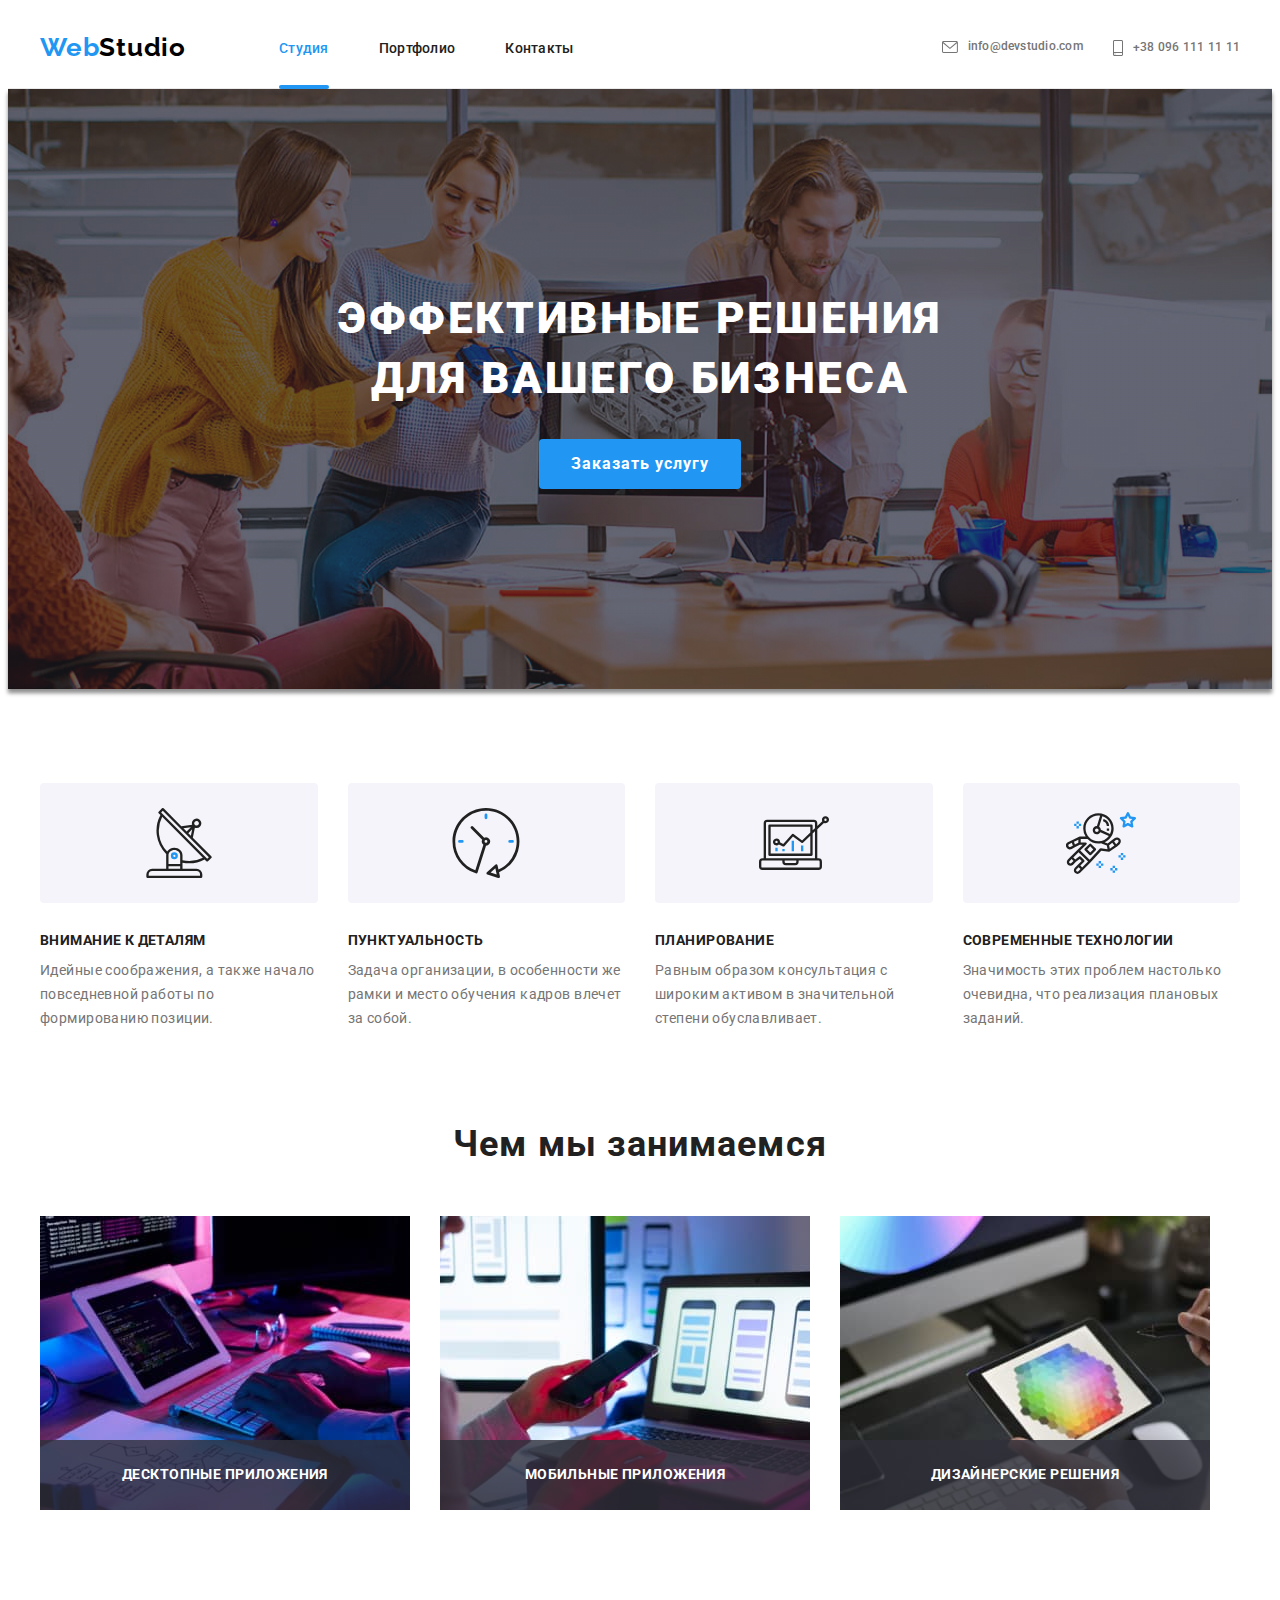
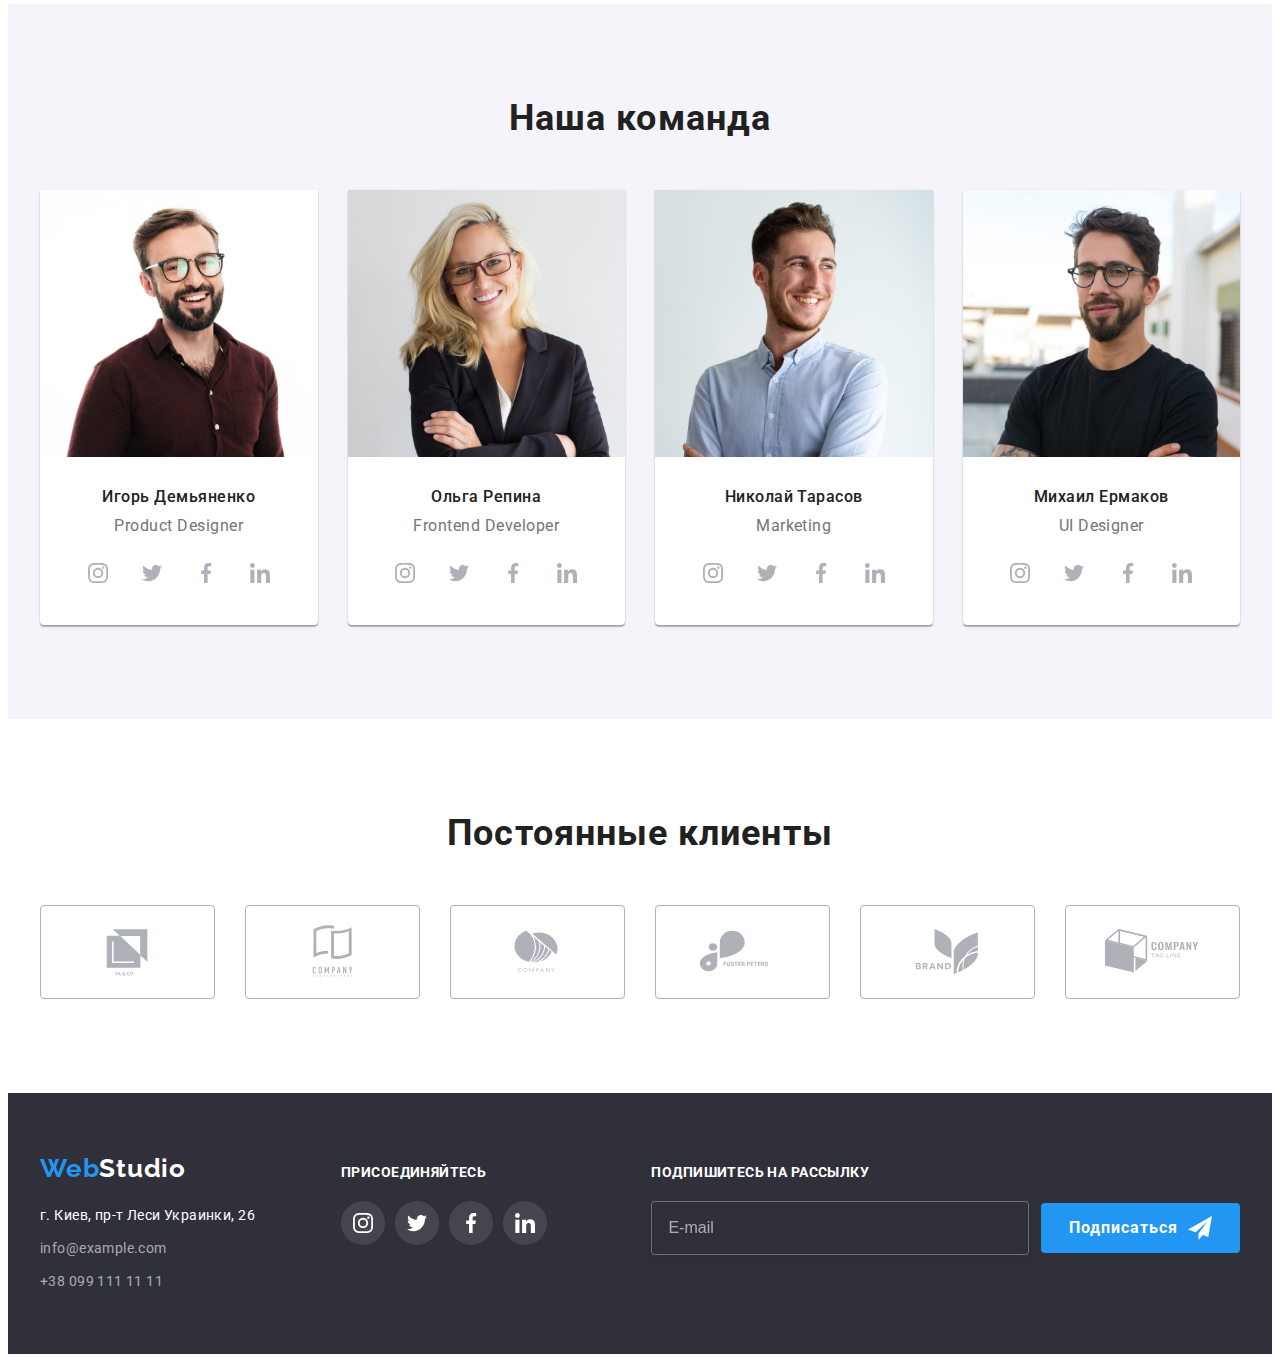
<file: index.html>
<!DOCTYPE html>
<html lang="ru">
  <head>
    <meta charset="UTF-8" />
    <meta http-equiv="X-UA-Compatible" content="IE=edge" />
    <meta name="viewport" content="width=device-width, initial-scale=1.0" />
    <link
      rel="stylesheet"
      href="https://cdnjs.cloudflare.com/ajax/libs/modern-normalize/1.1.0/modern-normalize.min.css"
      integrity="sha512-wpPYUAdjBVSE4KJnH1VR1HeZfpl1ub8YT/NKx4PuQ5NmX2tKuGu6U/JRp5y+Y8XG2tV+wKQpNHVUX03MfMFn9Q=="
      crossorigin="anonymous"
      referrerpolicy="no-referrer"
    />
    <link rel="stylesheet" href="./css/main.min.css" />
    <link rel="preconnect" href="https://fonts.googleapis.com" />
    <link rel="preconnect" href="https://fonts.gstatic.com" crossorigin />
    <link
      href="https://fonts.googleapis.com/css2?family=Raleway:wght@700&family=Roboto:wght@400;500;700;900&display=swap"
      rel="stylesheet"
    />
    <title>Студия</title>
  </head>

  <body>
    <header class="header">
      <div class="container">
        <a lang="en" href="./index.html" class="logo logo--black link"
          ><span class="logo__accent">Web</span>Studio</a
        >
        <button type="button" class="mob-menu-btn">
          <svg class="menu-icon" width="40" height="40">
            <use href="./images/icons.svg#icon-menu"></use>
          </svg>
        </button>
        <nav class="nav">
          <ul class="menu-list list">
            <li class="menu-list__item">
              <a href="./index.html" class="menu-list__link link current">Студия</a>
            </li>
            <li class="menu-list__item">
              <a href="./portfolio.html" class="menu-list__link link">Портфолио</a>
            </li>
            <li class="menu-list__item"><a href="" class="menu-list__link link">Контакты</a></li>
          </ul>
        </nav>

        <ul class="contacts list">
          <li class="contacts__item">
            <a href="mailto:info@devstudio.com" class="contacts__link link"
              ><svg class="contacts__icon" width="16" height="12">
                <use href="./images/icons.svg#icon-mail"></use></svg
              >info@devstudio.com</a
            >
          </li>
          <li class="contacts__item">
            <a href="tel:+380961111111" class="contacts__link link">
              <svg class="contacts__icon" width="10" height="16">
                <use href="./images/icons.svg#icon-smartphone"></use></svg
              >+38 096 111 11 11</a
            >
          </li>
        </ul>
      </div>
      <div class="mob-menu is-hidden">
        <div class="container">
          <button type="button" class="mob-menu-close">
            <svg class="mob-menu-icon" width="40" height="40">
              <use href="./images/icons.svg#icon-mob-close"></use>
            </svg>
          </button>
          <nav class="nav-mob">
            <ul class="mob-list list">
              <li class="mob-list__item">
                <a href="./index.html" class="mob-list__link link current-mob">Студия</a>
              </li>
              <li class="mob-list__item">
                <a href="./portfolio.html" class="mob-list__link link">Портфолио</a>
              </li>
              <li class="mob-list__item"><a href="" class="mob-list__link link">Контакты</a></li>
            </ul>
          </nav>
          <div class="mob-contacts">
            <ul class="mob-contacts__list list">
              <li class="mob-contacts__item">
                <a href="tel:+380961111111" class="mob-contacts__phone link"> +38 096 111 11 11</a>
              </li>
              <li class="mob-contacts__item">
                <a href="mailto:info@devstudio.com" class="mob-contacts__mail link"
                  >info@devstudio.com</a
                >
              </li>
            </ul>
            <ul class="mob-links list">
              <li class="mob-links__item">
                <a href="" class="mob-links__link link">Instagram</a>
              </li>
              <li class="mob-links__item">
                <a href="" class="mob-links__link link">Twitter</a>
              </li>
              <li class="mob-links__item">
                <a href="" class="mob-links__link link">Facebook</a>
              </li>
              <li class="mob-links__item">
                <a href="" class="mob-links__link link">LinkedIn</a>
              </li>
            </ul>
          </div>
        </div>
      </div>
    </header>

    <main>
      <!-- Секция герой -->

      <section class="hero">
        <div class="container">
          <h1 class="hero__title">Эффективные решения для вашего бизнеса</h1>
          <button type="button" class="btn hero__btn" data-modal-open>Заказать услугу</button>
        </div>
      </section>

      <!-- Секция особенностей -->

      <section class="features section">
        <div class="container">
          <h2 class="features__title title visually-hidden">Наши особенности</h2>
          <ul class="features-list list">
            <li class="features-list__item">
              <div class="features-list__wrap">
                <svg class="features-list__icon" width="70" height="70">
                  <use href="./images/icons.svg#icon-antenna"></use>
                </svg>
              </div>
              <h3 class="features-list__titles">Внимание к деталям</h3>
              <p class="features-list__text">
                Идейные соображения, а также начало повседневной работы по формированию позиции.
              </p>
            </li>
            <li class="features-list__item">
              <div class="features-list__wrap">
                <svg class="features-list__icon" width="70" height="70">
                  <use href="./images/icons.svg#icon-clock"></use>
                </svg>
              </div>
              <h3 class="features-list__titles">Пунктуальность</h3>
              <p class="features-list__text">
                Задача организации, в особенности же рамки и место обучения кадров влечет за собой.
              </p>
            </li>
            <li class="features-list__item">
              <div class="features-list__wrap">
                <svg class="features-list__icon" width="70" height="70">
                  <use href="./images/icons.svg#icon-diagram"></use>
                </svg>
              </div>
              <h3 class="features-list__titles">Планирование</h3>
              <p class="features-list__text">
                Равным образом консультация с широким активом в значительной степени обуславливает.
              </p>
            </li>
            <li class="features-list__item">
              <div class="features-list__wrap">
                <svg class="features-list__icon" width="70" height="70">
                  <use href="./images/icons.svg#icon-astronaut"></use>
                </svg>
              </div>
              <h3 class="features-list__titles">Современные технологии</h3>
              <p class="features-list__text">
                Значимость этих проблем настолько очевидна, что реализация плановых заданий.
              </p>
            </li>
          </ul>
        </div>
      </section>

      <!-- Секция чем занимаемся -->

      <section class="work section">
        <div class="container">
          <h2 class="work__title title">Чем мы занимаемся</h2>
          <ul class="work-list list">
            <li class="work-list__item">
              <img src="./images/img1.jpg" alt="Десктопные приложения" width="370" />
              <p class="work-list__cover">Десктопные приложения</p>
            </li>
            <li class="work-list__item">
              <img src="./images/img2.jpg" alt="Мобильные приложения" width="370" />
              <p class="work-list__cover">Мобильные приложения</p>
            </li>
            <li class="work-list__item">
              <img src="./images/img3.jpg" alt="Дизайнерские решения" width="370" />
              <p class="work-list__cover">Дизайнерские решения</p>
            </li>
          </ul>
        </div>
      </section>

      <!-- Секция команды -->

      <section class="team section">
        <div class="container">
          <h2 class="team__title title">Наша команда</h2>
          <ul class="team-list list">
            <li class="team-list__item">
              <picture>
                <source
                  srcset="./images/photo1.jpg 1x, ./images/photo1@2x.jpg 2x"
                  media="(min-width:1200px)"
                />
                <source
                  srcset="./images/photo1-tab.jpg 1x, ./images/photo1-tab@2x.jpg 2x"
                  media="(min-width:768px)"
                />
                <source
                  srcset="./images/photo1-mob.jpg 1x, ./images/photo1-mob@2x.jpg 2x"
                  media="(max-width:767px)"
                />
                <img src="./images/photo1-mob.jpg" alt="Дизайнер продукта" />
              </picture>

              <p class="team-list__names">Игорь Демьяненко</p>
              <p lang="en" class="team-list__function">Product Designer</p>
              <ul class="soc-list list">
                <li class="soc-list__item">
                  <a href="" class="soc-list__link">
                    <svg class="soc-list__icon" width="20" height="20">
                      <use href="./images/icons.svg#icon-instagram"></use>
                    </svg>
                  </a>
                </li>
                <li class="soc-list__item">
                  <a href="" class="soc-list__link">
                    <svg class="soc-list__icon" width="20" height="20">
                      <use href="./images/icons.svg#icon-twitter"></use>
                    </svg>
                  </a>
                </li>
                <li class="soc-list__item">
                  <a href="" class="soc-list__link">
                    <svg class="soc-list__icon" width="20" height="20">
                      <use href="./images/icons.svg#icon-facebook"></use>
                    </svg>
                  </a>
                </li>
                <li class="soc-list__item">
                  <a href="" class="soc-list__link">
                    <svg class="soc-list__icon" width="20" height="20">
                      <use href="./images/icons.svg#icon-linkedin"></use>
                    </svg>
                  </a>
                </li>
              </ul>
            </li>
            <li class="team-list__item">
              <picture>
                <source
                  srcset="./images/photo2.jpg 1x, ./images/photo2@2x.jpg 2x"
                  media="(min-width:1200px)"
                />
                <source
                  srcset="./images/photo2-tab.jpg 1x, ./images/photo2-tab@2x.jpg 2x"
                  media="(min-width:768px)"
                />
                <source
                  srcset="./images/photo2-mob.jpg 1x, ./images/photo2-mob@2x.jpg 2x"
                  media="(max-width:767px)"
                />
                <img src="./images/photo2-mob.jpg" alt="Фронтенд разработчик" />
              </picture>
              <p class="team-list__names">Ольга Репина</p>
              <p lang="en" class="team-list__function">Frontend Developer</p>
              <ul class="soc-list list">
                <li class="soc-list__item">
                  <a href="" class="soc-list__link">
                    <svg class="soc-list__icon" width="20" height="20">
                      <use href="./images/icons.svg#icon-instagram"></use>
                    </svg>
                  </a>
                </li>
                <li class="soc-list__item">
                  <a href="" class="soc-list__link">
                    <svg class="soc-list__icon" width="20" height="20">
                      <use href="./images/icons.svg#icon-twitter"></use>
                    </svg>
                  </a>
                </li>
                <li class="soc-list__item">
                  <a href="" class="soc-list__link">
                    <svg class="soc-list__icon" width="20" height="20">
                      <use href="./images/icons.svg#icon-facebook"></use>
                    </svg>
                  </a>
                </li>
                <li class="soc-list__item">
                  <a href="" class="soc-list__link">
                    <svg class="soc-list__icon" width="20" height="20">
                      <use href="./images/icons.svg#icon-linkedin"></use>
                    </svg>
                  </a>
                </li>
              </ul>
            </li>
            <li class="team-list__item">
              <picture>
                <source
                  srcset="./images/photo3.jpg 1x, ./images/photo3@2x.jpg 2x"
                  media="(min-width:1200px)"
                />
                <source
                  srcset="./images/photo3-tab.jpg 1x, ./images/photo3-tab@2x.jpg 2x"
                  media="(min-width:768px)"
                />
                <source
                  srcset="./images/photo3-mob.jpg 1x, ./images/photo3-mob@2x.jpg 2x"
                  media="(max-width:767px)"
                />
                <img src="./images/photo3-mob.jpg" alt="Маркетинг" />
              </picture>
              <p class="team-list__names">Николай Тарасов</p>
              <p lang="en" class="team-list__function">Marketing</p>
              <ul class="soc-list list">
                <li class="soc-list__item">
                  <a href="" class="soc-list__link">
                    <svg class="soc-list__icon" width="20" height="20">
                      <use href="./images/icons.svg#icon-instagram"></use>
                    </svg>
                  </a>
                </li>
                <li class="soc-list__item">
                  <a href="" class="soc-list__link">
                    <svg class="soc-list__icon" width="20" height="20">
                      <use href="./images/icons.svg#icon-twitter"></use>
                    </svg>
                  </a>
                </li>
                <li class="soc-list__item">
                  <a href="" class="soc-list__link">
                    <svg class="soc-list__icon" width="20" height="20">
                      <use href="./images/icons.svg#icon-facebook"></use>
                    </svg>
                  </a>
                </li>
                <li class="soc-list__item">
                  <a href="" class="soc-list__link">
                    <svg class="soc-list__icon" width="20" height="20">
                      <use href="./images/icons.svg#icon-linkedin"></use>
                    </svg>
                  </a>
                </li>
              </ul>
            </li>
            <li class="team-list__item">
              <picture>
                <source
                  srcset="./images/photo4.jpg 1x, ./images/photo4@2x.jpg 2x"
                  media="(min-width:1200px)"
                />
                <source
                  srcset="./images/photo4-tab.jpg 1x, ./images/photo4-tab@2x.jpg 2x"
                  media="(min-width:768px)"
                />
                <source
                  srcset="./images/photo4-mob.jpg 1x, ./images/photo4-mob@2x.jpg 2x"
                  media="(max-width:767px)"
                />
                <img src="./images/photo4-mob.jpg" alt="Дизайнер пользовательского интерфейса" />
              </picture>
              <p class="team-list__names">Михаил Ермаков</p>
              <p lang="en" class="team-list__function">UI Designer</p>
              <ul class="soc-list list">
                <li class="soc-list__item">
                  <a href="" class="soc-list__link">
                    <svg class="soc-list__icon" width="20" height="20">
                      <use href="./images/icons.svg#icon-instagram"></use>
                    </svg>
                  </a>
                </li>
                <li class="soc-list__item">
                  <a href="" class="soc-list__link">
                    <svg class="soc-list__icon" width="20" height="20">
                      <use href="./images/icons.svg#icon-twitter"></use>
                    </svg>
                  </a>
                </li>
                <li class="soc-list__item">
                  <a href="" class="soc-list__link">
                    <svg class="soc-list__icon" width="20" height="20">
                      <use href="./images/icons.svg#icon-facebook"></use>
                    </svg>
                  </a>
                </li>
                <li class="soc-list__item">
                  <a href="" class="soc-list__link">
                    <svg class="soc-list__icon" width="20" height="20">
                      <use href="./images/icons.svg#icon-linkedin"></use>
                    </svg>
                  </a>
                </li>
              </ul>
            </li>
          </ul>
        </div>
      </section>

      <!-- Секция клиентов -->

      <section class="clients section">
        <div class="container">
          <h2 class="clients__title title">Постоянные клиенты</h2>
          <ul class="clients-list list">
            <li class="clients-list__item">
              <a href="" class="clients-list__link">
                <svg class="clients-list__icon" width="106" height="60">
                  <use href="./images/icons.svg#icon-company1"></use>
                </svg>
              </a>
            </li>
            <li class="clients-list__item">
              <a href="" class="clients-list__link">
                <svg class="clients-list__icon" width="106" height="60">
                  <use href="./images/icons.svg#icon-company2"></use>
                </svg>
              </a>
            </li>
            <li class="clients-list__item">
              <a href="" class="clients-list__link">
                <svg class="clients-list__icon" width="106" height="60">
                  <use href="./images/icons.svg#icon-company3"></use>
                </svg>
              </a>
            </li>
            <li class="clients-list__item">
              <a href="" class="clients-list__link">
                <svg class="clients-list__icon" width="106" height="60">
                  <use href="./images/icons.svg#icon-company4"></use>
                </svg>
              </a>
            </li>
            <li class="clients-list__item">
              <a href="" class="clients-list__link">
                <svg class="clients-list__icon" width="106" height="60">
                  <use href="./images/icons.svg#icon-company5"></use>
                </svg>
              </a>
            </li>
            <li class="clients-list__item">
              <a href="" class="clients-list__link">
                <svg class="clients-list__icon" width="106" height="60">
                  <use href="./images/icons.svg#icon-company6"></use>
                </svg>
              </a>
            </li>
          </ul>
        </div>
      </section>
    </main>

    <footer class="footer">
      <div class="container footer-flex">
        <div class="footer-contacts">
          <div class="footer-adress-wrap">
            <a lang="en" href="./index.html" class="logo logo--white link">
              <span class="logo__accent">Web</span>Studio</a
            >
            <address class="adress">
              <ul class="adress-list list">
                <li class="adress-list__item">
                  <a href="" class="adress-list__link adress-list__link--white link"
                    >г. Киев, пр-т Леси Украинки, 26</a
                  >
                </li>
                <li class="adress-list__item">
                  <a
                    href="mailto:info@example.com"
                    class="adress-list__link adress-list__link--grey link"
                    >info@example.com</a
                  >
                </li>
                <li class="adress-list__item">
                  <a href="tel:+380991111111" class="adress-list__link adress-list__link--grey link"
                    >+38 099 111 11 11</a
                  >
                </li>
              </ul>
            </address>
          </div>
          <div class="footer-join">
            <p class="footer-join__action action">присоединяйтесь</p>
            <ul class="join-list list">
              <li class="join-list__item">
                <a href="" class="join-list__link">
                  <svg class="join-list__icon" width="20" height="20">
                    <use href="./images/icons.svg#icon-instagram"></use>
                  </svg>
                </a>
              </li>
              <li class="join-list__item">
                <a href="" class="join-list__link">
                  <svg class="join-list__icon" width="20" height="20">
                    <use href="./images/icons.svg#icon-twitter"></use>
                  </svg>
                </a>
              </li>
              <li class="join-list__item">
                <a href="" class="join-list__link">
                  <svg class="join-list__icon" width="20" height="20">
                    <use href="./images/icons.svg#icon-facebook"></use>
                  </svg>
                </a>
              </li>
              <li class="join-list__item">
                <a href="" class="join-list__link">
                  <svg class="join-list__icon" width="20" height="20">
                    <use href="./images/icons.svg#icon-linkedin"></use>
                  </svg>
                </a>
              </li>
            </ul>
          </div>
        </div>
        <div class="subscribe-modal">
          <p class="subscribe-modal__action action">Подпишитесь на рассылку</p>
          <div class="subscribe-field">
            <form class="subscribe-form">
              <div class="subscribe-form__wrap">
                <input
                  type="email"
                  name="email"
                  class="subscribe-form__input"
                  placeholder="E-mail"
                />
                <button type="submit" class="subscribe-form__btn btn">
                  Подписаться
                  <svg class="subscribe-form__icon" width="24" height="24">
                    <use href="./images/icons.svg#icon-icon-send"></use>
                  </svg>
                </button>
              </div>
            </form>
          </div>
        </div>
      </div>
    </footer>

    <div class="backdrop is-hidden" data-modal>
      <div class="modal">
        <button type="button" class="modal-close" data-modal-close>
          <svg class="modal-close-icon" width="18" height="18">
            <use href="./images/icons.svg#icon-close"></use>
          </svg>
        </button>
        <p class="modal-title">Оставьте свои данные, мы вам перезвоним</p>
        <form class="modal-form">
          <div class="modal-field">
            <label for="name" class="modal-label">Имя</label>
            <div class="modal-input-wrap">
              <input type="text" name="name" id="name" class="modal-input" required />
              <svg class="modal-input-icon" width="18" height="18">
                <use href="./images/icons.svg#icon-modal-person"></use>
              </svg>
            </div>
          </div>
          <div class="modal-field">
            <label for="tel" class="modal-label">Телефон</label>
            <div class="modal-input-wrap">
              <input type="tel" name="tel" id="tel" class="modal-input" required />
              <svg class="modal-input-icon" width="18" height="18">
                <use href="./images/icons.svg#icon-modal-phone"></use>
              </svg>
            </div>
          </div>
          <div class="modal-field">
            <label for="mail" class="modal-label">Почта</label>
            <div class="modal-input-wrap">
              <input type="email" name="mail" id="mail" class="modal-input" required />
              <svg class="modal-input-icon" width="18" height="18">
                <use href="./images/icons.svg#icon-modal-email"></use>
              </svg>
            </div>
          </div>
          <div class="modal-field">
            <label for="feedback" class="modal-label">Комментарий</label>
            <textarea
              name="feedback"
              id="feedback"
              placeholder="Введите текст"
              class="modal-feedback"
            ></textarea>
          </div>
          <div class="modal-field-policy">
            <input
              type="checkbox"
              name="policy"
              id="policy"
              class="modal-input-policy visually-hidden"
              required
            />
            <label for="policy" class="modal-label-policy">
              <span
                >Соглашаюсь с рассылкой и принимаю&nbsp;<a href="" class="policy-link"
                  >Условия договора</a
                ></span
              >
            </label>
          </div>
          <button type="submit" class="btn modal-btn">Отправить</button>
        </form>
      </div>
    </div>
    <script src="./js/modal.js"></script>
    <script src="./js/menu.js"></script>
  </body>
</html>
</file>
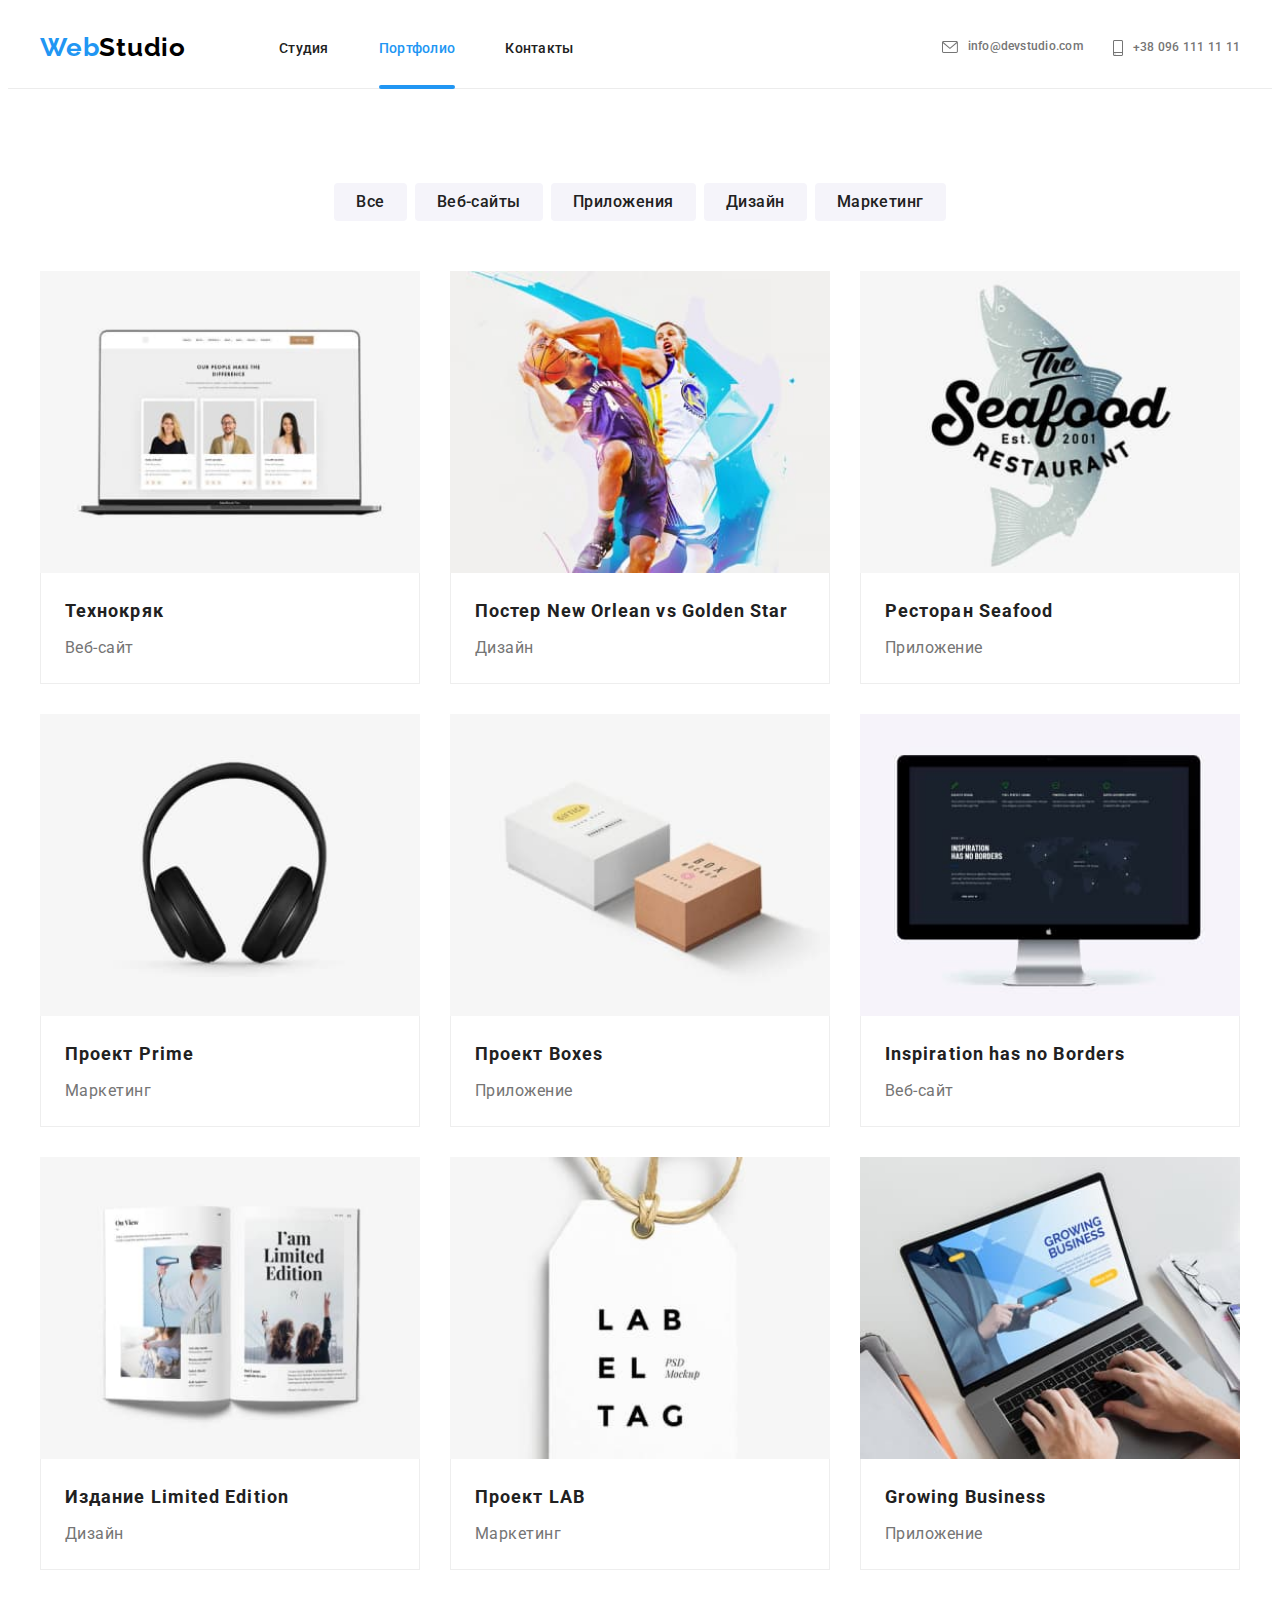
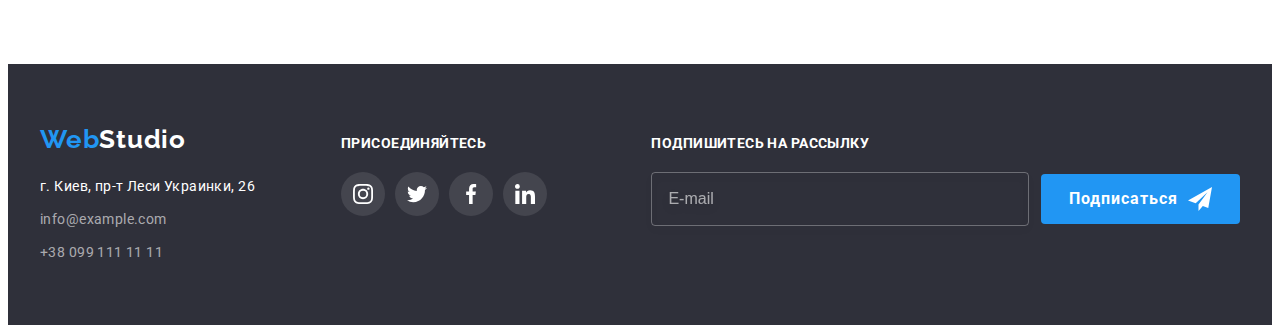
<file: portfolio.html>
<!DOCTYPE html>
<html lang="ru">
  <head>
    <meta charset="UTF-8" />
    <meta http-equiv="X-UA-Compatible" content="IE=edge" />
    <meta name="viewport" content="width=device-width, initial-scale=1.0" />
    <link
      rel="stylesheet"
      href="https://cdnjs.cloudflare.com/ajax/libs/modern-normalize/1.1.0/modern-normalize.min.css"
      integrity="sha512-wpPYUAdjBVSE4KJnH1VR1HeZfpl1ub8YT/NKx4PuQ5NmX2tKuGu6U/JRp5y+Y8XG2tV+wKQpNHVUX03MfMFn9Q=="
      crossorigin="anonymous"
      referrerpolicy="no-referrer"
    />
    <link rel="stylesheet" href="./css/main.min.css" />
    <link rel="preconnect" href="https://fonts.googleapis.com" />
    <link rel="preconnect" href="https://fonts.gstatic.com" crossorigin />
    <link
      href="https://fonts.googleapis.com/css2?family=Raleway:wght@700&family=Roboto:wght@400;500;700;900&display=swap"
      rel="stylesheet"
    />
    <title>Студия</title>
  </head>
  <body>
    <header class="header">
      <div class="container">
        <a lang="en" href="./index.html" class="logo logo--black link"
          ><span class="logo__accent">Web</span>Studio</a
        >
        <button type="button" class="mob-menu-btn">
          <svg class="menu-icon" width="40" height="40">
            <use href="./images/icons.svg#icon-menu"></use>
          </svg>
        </button>
        <nav class="nav">
          <ul class="menu-list list">
            <li class="menu-list__item">
              <a href="./index.html" class="menu-list__link link">Студия</a>
            </li>
            <li class="menu-list__item">
              <a href="./portfolio.html" class="menu-list__link link current">Портфолио</a>
            </li>
            <li class="menu-list__item"><a href="" class="menu-list__link link">Контакты</a></li>
          </ul>
        </nav>

        <ul class="contacts list">
          <li class="contacts__item">
            <a href="mailto:info@devstudio.com" class="contacts__link link"
              ><svg class="contacts__icon" width="16" height="12">
                <use href="./images/icons.svg#icon-mail"></use></svg
              >info@devstudio.com</a
            >
          </li>
          <li class="contacts__item">
            <a href="tel:+380961111111" class="contacts__link link">
              <svg class="contacts__icon" width="10" height="16">
                <use href="./images/icons.svg#icon-smartphone"></use></svg
              >+38 096 111 11 11</a
            >
          </li>
        </ul>
      </div>
      <div class="mob-menu is-hidden">
        <div class="container">
          <button type="button" class="mob-menu-close">
            <svg class="mob-menu-icon" width="40" height="40">
              <use href="./images/icons.svg#icon-mob-close"></use>
            </svg>
          </button>
          <nav class="nav-mob">
            <ul class="mob-list list">
              <li class="mob-list__item">
                <a href="./index.html" class="mob-list__link link">Студия</a>
              </li>
              <li class="mob-list__item">
                <a href="./portfolio.html" class="mob-list__link link current-mob">Портфолио</a>
              </li>
              <li class="mob-list__item"><a href="" class="mob-list__link link">Контакты</a></li>
            </ul>
          </nav>
          <div class="mob-contacts">
            <ul class="mob-contacts__list list">
              <li class="mob-contacts__item">
                <a href="tel:+380961111111" class="mob-contacts__phone link"> +38 096 111 11 11</a>
              </li>
              <li class="mob-contacts__item">
                <a href="mailto:info@devstudio.com" class="mob-contacts__mail link"
                  >info@devstudio.com</a
                >
              </li>
            </ul>
            <ul class="mob-links list">
              <li class="mob-links__item">
                <a href="" class="mob-links__link link">Instagram</a>
              </li>
              <li class="mob-links__item">
                <a href="" class="mob-links__link link">Twitter</a>
              </li>
              <li class="mob-links__item">
                <a href="" class="mob-links__link link">Facebook</a>
              </li>
              <li class="mob-links__item">
                <a href="" class="mob-links__link link">LinkedIn</a>
              </li>
            </ul>
          </div>
        </div>
      </div>
    </header>

    <main>
      <section class="portfolio-section section">
        <div class="container">
          <h2 class="portfolio-title visually-hidden">Наши работы</h2>
          <ul class="portfolio-list list">
            <li class="portfolio-btn-item">
              <button type="button" class="portfolio-btn">Все</button>
            </li>
            <li class="portfolio-btn-item">
              <button type="button" class="portfolio-btn">Веб-сайты</button>
            </li>
            <li class="portfolio-btn-item">
              <button type="button" class="portfolio-btn">Приложения</button>
            </li>
            <li class="portfolio-btn-item">
              <button type="button" class="portfolio-btn">Дизайн</button>
            </li>
            <li class="portfolio-btn-item">
              <button type="button" class="portfolio-btn">Маркетинг</button>
            </li>
          </ul>

          <ul class="portfolio-examples-list list">
            <li class="portfolio-examples-item">
              <a href="" class="portfolio-link link">
                <div class="examples-wrapper">
                  <picture>
                    <source
                      srcset="./images-portfolio/img1.jpg 1x, ./images-portfolio/img1@2x.jpg 2x"
                      media="(min-width:1200px)"
                    />
                    <source
                      srcset="
                        ./images-portfolio/img1-tab.jpg    1x,
                        ./images-portfolio/img1-tab@2x.jpg 2x
                      "
                      media="(min-width:768px)"
                    />
                    <source
                      srcset="
                        ./images-portfolio/img1-mob.jpg    1x,
                        ./images-portfolio/img1-mob@2x.jpg 2x
                      "
                      media="(max-width:767px)"
                    />
                    <img src="./images-portfolio/img1-mob.jpg" alt="Пример веб-сайта" />
                  </picture>
                  <p class="examples-cover-text">
                    Ресурс предлагает комплексные предложения с разным уровнем функционала и
                    сервисов. Все это позволит посетителю получить исчерпывающие сведения о компании
                    или частном лице.
                  </p>
                </div>
                <div class="portfolio-examles-content">
                  <p class="portfolio-examples-name">Технокряк</p>
                  <p class="portfolio-examples-type">Веб-сайт</p>
                </div>
              </a>
            </li>
            <li class="portfolio-examples-item">
              <a href="" class="portfolio-link link">
                <div class="examples-wrapper">
                  <picture>
                    <source
                      srcset="./images-portfolio/img2.jpg 1x, ./images-portfolio/img2@2x.jpg 2x"
                      media="(min-width:1200px)"
                    />
                    <source
                      srcset="
                        ./images-portfolio/img2-tab.jpg    1x,
                        ./images-portfolio/img2-tab@2x.jpg 2x
                      "
                      media="(min-width:768px)"
                    />
                    <source
                      srcset="
                        ./images-portfolio/img2-mob.jpg    1x,
                        ./images-portfolio/img2-mob@2x.jpg 2x
                      "
                      media="(max-width:767px)"
                    />
                    <img src="./images-portfolio/img2-mob.jpg" alt="Дизайн постера" />
                  </picture>

                  <p class="examples-cover-text">
                    Ресурс предлагает комплексные предложения с разным уровнем функционала и
                    сервисов. Все это позволит посетителю получить исчерпывающие сведения о компании
                    или частном лице.
                  </p>
                </div>
                <div class="portfolio-examles-content">
                  <p class="portfolio-examples-name">Постер New Orlean vs Golden Star</p>
                  <p class="portfolio-examples-type">Дизайн</p>
                </div>
              </a>
            </li>
            <li class="portfolio-examples-item">
              <a href="" class="portfolio-link link">
                <div class="examples-wrapper">
                  <picture>
                    <source
                      srcset="./images-portfolio/img3.jpg 1x, ./images-portfolio/img3@2x.jpg 2x"
                      media="(min-width:1200px)"
                    />
                    <source
                      srcset="
                        ./images-portfolio/img3-tab.jpg    1x,
                        ./images-portfolio/img3-tab@2x.jpg 2x
                      "
                      media="(min-width:768px)"
                    />
                    <source
                      srcset="
                        ./images-portfolio/img3-mob.jpg    1x,
                        ./images-portfolio/img3-mob@2x.jpg 2x
                      "
                      media="(max-width:767px)"
                    />
                    <img src="./images-portfolio/img3-mob.jpg" alt="Лого приложения" />
                  </picture>
                  <p class="examples-cover-text">
                    Ресурс предлагает комплексные предложения с разным уровнем функционала и
                    сервисов. Все это позволит посетителю получить исчерпывающие сведения о компании
                    или частном лице.
                  </p>
                </div>
                <div class="portfolio-examles-content">
                  <p class="portfolio-examples-name">Ресторан Seafood</p>
                  <p class="portfolio-examples-type">Приложение</p>
                </div>
              </a>
            </li>
            <li class="portfolio-examples-item">
              <a href="" class="portfolio-link link">
                <div class="examples-wrapper">
                  <picture>
                    <source
                      srcset="./images-portfolio/img4.jpg 1x, ./images-portfolio/img4@2x.jpg 2x"
                      media="(min-width:1200px)"
                    />
                    <source
                      srcset="
                        ./images-portfolio/img4-tab.jpg    1x,
                        ./images-portfolio/img4-tab@2x.jpg 2x
                      "
                      media="(min-width:768px)"
                    />
                    <source
                      srcset="
                        ./images-portfolio/img4-mob.jpg    1x,
                        ./images-portfolio/img4-mob@2x.jpg 2x
                      "
                      media="(max-width:767px)"
                    />
                    <img src="./images-portfolio/img4-mob.jpg" alt="Наушники" />
                  </picture>
                  <p class="examples-cover-text">
                    Ресурс предлагает комплексные предложения с разным уровнем функционала и
                    сервисов. Все это позволит посетителю получить исчерпывающие сведения о компании
                    или частном лице.
                  </p>
                </div>
                <div class="portfolio-examles-content">
                  <p class="portfolio-examples-name">Проект Prime</p>
                  <p class="portfolio-examples-type">Маркетинг</p>
                </div>
              </a>
            </li>
            <li class="portfolio-examples-item">
              <a href="" class="portfolio-link link">
                <div class="examples-wrapper">
                  <picture>
                    <source
                      srcset="./images-portfolio/img5.jpg 1x, ./images-portfolio/img5@2x.jpg 2x"
                      media="(min-width:1200px)"
                    />
                    <source
                      srcset="
                        ./images-portfolio/img5-tab.jpg    1x,
                        ./images-portfolio/img5-tab@2x.jpg 2x
                      "
                      media="(min-width:768px)"
                    />
                    <source
                      srcset="
                        ./images-portfolio/img5-mob.jpg    1x,
                        ./images-portfolio/img5-mob@2x.jpg 2x
                      "
                      media="(max-width:767px)"
                    />
                    <img src="./images-portfolio/img5-mob.jpg" alt="Проект приложения" />
                  </picture>
                  <p class="examples-cover-text">
                    Ресурс предлагает комплексные предложения с разным уровнем функционала и
                    сервисов. Все это позволит посетителю получить исчерпывающие сведения о компании
                    или частном лице.
                  </p>
                </div>
                <div class="portfolio-examles-content">
                  <p class="portfolio-examples-name">Проект Boxes</p>
                  <p class="portfolio-examples-type">Приложение</p>
                </div>
              </a>
            </li>
            <li class="portfolio-examples-item">
              <a href="" class="portfolio-link link">
                <div class="examples-wrapper">
                  <picture>
                    <source
                      srcset="./images-portfolio/img6.jpg 1x, ./images-portfolio/img6@2x.jpg 2x"
                      media="(min-width:1200px)"
                    />
                    <source
                      srcset="
                        ./images-portfolio/img6-tab.jpg    1x,
                        ./images-portfolio/img6-tab@2x.jpg 2x
                      "
                      media="(min-width:768px)"
                    />
                    <source
                      srcset="
                        ./images-portfolio/img6-mob.jpg    1x,
                        ./images-portfolio/img6-mob@2x.jpg 2x
                      "
                      media="(max-width:767px)"
                    />
                    <img src="./images-portfolio/img6-mob.jpg" alt="Пример веб-сайта" />
                  </picture>
                  <p class="examples-cover-text">
                    Ресурс предлагает комплексные предложения с разным уровнем функционала и
                    сервисов. Все это позволит посетителю получить исчерпывающие сведения о компании
                    или частном лице.
                  </p>
                </div>
                <div class="portfolio-examles-content">
                  <p class="portfolio-examples-name">Inspiration has no Borders</p>
                  <p class="portfolio-examples-type">Веб-сайт</p>
                </div>
              </a>
            </li>
            <li class="portfolio-examples-item">
              <a href="" class="portfolio-link link">
                <div class="examples-wrapper">
                  <picture>
                    <source
                      srcset="./images-portfolio/img7.jpg 1x, ./images-portfolio/img7@2x.jpg 2x"
                      media="(min-width:1200px)"
                    />
                    <source
                      srcset="
                        ./images-portfolio/img7-tab.jpg    1x,
                        ./images-portfolio/img7-tab@2x.jpg 2x
                      "
                      media="(min-width:768px)"
                    />
                    <source
                      srcset="
                        ./images-portfolio/img7-mob.jpg    1x,
                        ./images-portfolio/img7-mob@2x.jpg 2x
                      "
                      media="(max-width:767px)"
                    />
                    <img src="./images-portfolio/img7-mob.jpg" alt="Дизайнн издания" />
                  </picture>
                  <p class="examples-cover-text">
                    Ресурс предлагает комплексные предложения с разным уровнем функционала и
                    сервисов. Все это позволит посетителю получить исчерпывающие сведения о компании
                    или частном лице.
                  </p>
                </div>
                <div class="portfolio-examles-content">
                  <p class="portfolio-examples-name">Издание Limited Edition</p>
                  <p class="portfolio-examples-type">Дизайн</p>
                </div>
              </a>
            </li>
            <li class="portfolio-examples-item">
              <a href="" class="portfolio-link link">
                <div class="examples-wrapper">
                  <picture>
                    <source
                      srcset="./images-portfolio/img8.jpg 1x, ./images-portfolio/img8@2x.jpg 2x"
                      media="(min-width:1200px)"
                    />
                    <source
                      srcset="
                        ./images-portfolio/img8-tab.jpg    1x,
                        ./images-portfolio/img8-tab@2x.jpg 2x
                      "
                      media="(min-width:768px)"
                    />
                    <source
                      srcset="
                        ./images-portfolio/img8-mob.jpg    1x,
                        ./images-portfolio/img8-mob@2x.jpg 2x
                      "
                      media="(max-width:767px)"
                    />
                    <img src="./images-portfolio/img8-mob.jpg" alt="Маркетинг проекта" />
                  </picture>
                  <p class="examples-cover-text">
                    Ресурс предлагает комплексные предложения с разным уровнем функционала и
                    сервисов. Все это позволит посетителю получить исчерпывающие сведения о компании
                    или частном лице.
                  </p>
                </div>
                <div class="portfolio-examles-content">
                  <p class="portfolio-examples-name">Проект LAB</p>
                  <p class="portfolio-examples-type">Маркетинг</p>
                </div>
              </a>
            </li>
            <li class="portfolio-examples-item">
              <a href="" class="portfolio-link link">
                <div class="examples-wrapper">
                  <picture>
                    <source
                      srcset="./images-portfolio/img9.jpg 1x, ./images-portfolio/img9@2x.jpg 2x"
                      media="(min-width:1200px)"
                    />
                    <source
                      srcset="
                        ./images-portfolio/img9-tab.jpg    1x,
                        ./images-portfolio/img9-tab@2x.jpg 2x
                      "
                      media="(min-width:768px)"
                    />
                    <source
                      srcset="
                        ./images-portfolio/img9-mob.jpg    1x,
                        ./images-portfolio/img9-mob@2x.jpg 2x
                      "
                      media="(max-width:767px)"
                    />
                    <img src="./images-portfolio/img9-mob.jpg" alt="Пример приложения" />
                  </picture>
                  <p class="examples-cover-text">
                    Ресурс предлагает комплексные предложения с разным уровнем функционала и
                    сервисов. Все это позволит посетителю получить исчерпывающие сведения о компании
                    или частном лице.
                  </p>
                </div>
                <div class="portfolio-examles-content">
                  <p class="portfolio-examples-name">Growing Business</p>
                  <p class="portfolio-examples-type">Приложение</p>
                </div>
              </a>
            </li>
          </ul>
        </div>
      </section>
    </main>

    <footer class="footer">
      <div class="container footer-flex">
        <div class="footer-contacts">
          <div class="footer-adress-wrap">
            <a lang="en" href="./index.html" class="logo logo--white link">
              <span class="logo__accent">Web</span>Studio</a
            >
            <address class="adress">
              <ul class="adress-list list">
                <li class="adress-list__item">
                  <a href="" class="adress-list__link adress-list__link--white link"
                    >г. Киев, пр-т Леси Украинки, 26</a
                  >
                </li>
                <li class="adress-list__item">
                  <a
                    href="mailto:info@example.com"
                    class="adress-list__link adress-list__link--grey link"
                    >info@example.com</a
                  >
                </li>
                <li class="adress-list__item">
                  <a href="tel:+380991111111" class="adress-list__link adress-list__link--grey link"
                    >+38 099 111 11 11</a
                  >
                </li>
              </ul>
            </address>
          </div>
          <div class="footer-join">
            <p class="footer-join__action action">присоединяйтесь</p>
            <ul class="join-list list">
              <li class="join-list__item">
                <a href="" class="join-list__link">
                  <svg class="join-list__icon" width="20" height="20">
                    <use href="./images/icons.svg#icon-instagram"></use>
                  </svg>
                </a>
              </li>
              <li class="join-list__item">
                <a href="" class="join-list__link">
                  <svg class="join-list__icon" width="20" height="20">
                    <use href="./images/icons.svg#icon-twitter"></use>
                  </svg>
                </a>
              </li>
              <li class="join-list__item">
                <a href="" class="join-list__link">
                  <svg class="join-list__icon" width="20" height="20">
                    <use href="./images/icons.svg#icon-facebook"></use>
                  </svg>
                </a>
              </li>
              <li class="join-list__item">
                <a href="" class="join-list__link">
                  <svg class="join-list__icon" width="20" height="20">
                    <use href="./images/icons.svg#icon-linkedin"></use>
                  </svg>
                </a>
              </li>
            </ul>
          </div>
        </div>
        <div class="subscribe-modal">
          <p class="subscribe-modal__action action">Подпишитесь на рассылку</p>
          <div class="subscribe-field">
            <form class="subscribe-form">
              <div class="subscribe-form__wrap">
                <input
                  type="email"
                  name="email"
                  class="subscribe-form__input"
                  placeholder="E-mail"
                />
                <button type="submit" class="subscribe-form__btn btn">
                  Подписаться
                  <svg class="subscribe-form__icon" width="24" height="24">
                    <use href="./images/icons.svg#icon-icon-send"></use>
                  </svg>
                </button>
              </div>
            </form>
          </div>
        </div>
      </div>
    </footer>
    <script src="./js/menu.js"></script>
  </body>
</html>
</file>
<file: css/main.min.css>
:root{--accent-color: #2196f3;--main-color: #212121;--second-color: #757575;--white-color: #ffffff;--button-color: #f5f4fa;--main-margin: 30px;--second-margin: 50px;--icon-color: #afb1b8;--trans-dur: 250ms;--trans-timing-function: cubic-bezier(0.4, 0, 0.2, 1)}body{font-family:"Roboto",Tahoma,sans-serif;color:var(--main-color)}p,h1,h2,h3,h4,h5,h6{margin:0}ul,ol{padding-left:0;margin:0}img{display:block;width:100%;height:auto}.link{text-decoration:none}.list{list-style:none}.visually-hidden{position:absolute;white-space:nowrap;width:1px;height:1px;overflow:hidden;border:0;padding:0;clip:rect(0 0 0 0);clip-path:inset(50%);margin:-1px}.container{max-width:100%;min-width:370px;padding-left:15px;padding-right:15px;margin:0 auto}@media screen and (min-width: 480px){.container{max-width:480px}}@media screen and (min-width: 768px){.container{max-width:768px}}@media screen and (min-width: 1200px){.container{max-width:1200px}}.section{padding-top:60px;padding-bottom:60px}@media screen and (min-width: 1200px){.section{padding-top:94px;padding-bottom:94px}}.title{font-size:28px;line-height:1.17;letter-spacing:.03em;text-align:center}@media screen and (min-width: 1200px){.title{font-size:36px;line-height:1.16;letter-spacing:.03em;text-align:center}}.logo{font-family:"Raleway",Tahoma,sans-serif;font-weight:700;font-size:24px;line-height:1.16;letter-spacing:.03em;display:block}@media screen and (min-width: 1200px){.logo{font-weight:700;font-size:26px;line-height:1.19;letter-spacing:.03em}}.logo__accent{color:var(--accent-color)}.logo--white{color:var(--white-color);margin-bottom:20px}.logo--black{color:#000;padding-top:16px;padding-bottom:16px}@media screen and (min-width: 768px){.logo--black{margin-right:88px;padding-top:24px;padding-bottom:25px}}@media screen and (min-width: 1200px){.logo--black{margin-right:93px}}.btn{background-color:var(--accent-color);border-radius:4px;border-style:none;font-family:inherit;font-weight:700;font-size:16px;line-height:1.88;letter-spacing:.06em;cursor:pointer;color:var(--white-color);transition:background-color var(--trans-dur) var(--trans-timing-function)}.btn:hover,.btn:focus{background-color:#188ce8}.header{min-width:370px;border-bottom:#ececec solid 1px}.header .container{display:flex;align-items:center}.nav{display:none;align-items:center}@media screen and (min-width: 768px){.nav{display:flex}}.menu-list{display:flex}.menu-list__item:not(:last-child){margin-right:50px}.menu-list__link{font-weight:500;font-size:14px;line-height:1.14;letter-spacing:.02em;padding:32px 0;color:var(--main-color);transition:color var(--trans-dur) var(--trans-timing-function)}.menu-list__link:hover,.menu-list__link:focus{color:var(--accent-color)}.contacts{display:none;margin-left:auto}@media screen and (min-width: 768px){.contacts{display:block;margin-left:auto}}.contacts__item:not(:last-child){margin-bottom:10px}@media screen and (min-width: 1200px){.contacts{display:flex}.contacts__item:not(:last-child){margin-right:var(--main-margin);margin-bottom:0px}}.contacts__link{font-weight:500;font-size:12px;line-height:1.16;letter-spacing:.02em;color:var(--second-color);display:flex;align-items:center;transition:color var(--trans-dur) var(--trans-timing-function)}.contacts__link:hover,.contacts__link:focus{color:var(--accent-color)}.contacts__icon{fill:currentColor;margin-right:10px}.current{position:relative;color:var(--accent-color)}.current::after{content:"";display:block;position:absolute;bottom:-1px;width:100%;height:4px;border-radius:2px;background-color:var(--accent-color)}.mob-menu.is-hidden{transform:scale(0.3)}.mob-menu{position:fixed;left:0;top:0;z-index:2;background-color:var(--white-color);min-width:370px;width:100vw;height:100vh;padding-top:48px;padding-bottom:48px;transform:scale(1);transition:opacity var(--trans-dur) var(--trans-timing-function),visibility var(--trans-dur) var(--trans-timing-function),transform var(--trans-dur) var(--trans-timing-function)}.mob-menu .container{flex-direction:column;align-items:flex-start;justify-content:space-between;height:100%;overflow-y:auto}.mob-menu-btn{border:none;background-color:rgba(0,0,0,0);margin-left:auto}@media screen and (min-width: 768px){.mob-menu-btn{display:none}}.mob-menu-close{position:absolute;top:12px;right:16px;border:none;background-color:var(--white-color);cursor:pointer;display:flex;justify-content:center;align-items:center}.mob-menu-close:hover .mob-menu-icon{fill:var(--accent-color)}.mob-menu-close:focus .mob-menu-icon{fill:var(--accent-color)}.mob-menu-icon{fill:var(--main-color)}.mob-list{margin-bottom:64px}.mob-list__item:not(:last-child){margin-bottom:32px}.mob-list__link{font-weight:500;font-size:40px;line-height:1.17;letter-spacing:.02em;padding:32px 0;color:var(--main-color);transition:color var(--trans-dur) var(--trans-timing-function)}.mob-list__link:hover,.mob-list__link:focus{color:var(--accent-color)}.current-mob{color:var(--accent-color)}.mob-contacts__list{margin-bottom:64px}.mob-contacts__item+.mob-contacts__item{margin-top:32px}.mob-contacts__phone{font-weight:500;font-size:34px;line-height:1.17;letter-spacing:.02em;color:var(--accent-color)}.mob-contacts__mail{font-weight:500;font-size:24px;line-height:1.17;letter-spacing:.02em;color:var(--second-color)}.mob-links{display:flex}.mob-links__item{display:flex}.mob-links__item:not(:last-child):after{content:"";display:block;width:1px;height:100%;background-color:rgba(33,33,33,.2);margin-left:10px}.mob-links__item+.mob-links__item{margin-left:10px}.mob-links__link{font-weight:500;font-size:18px;line-height:1.22;letter-spacing:.02em;color:var(--accent-color)}.no-scroll{overflow-y:hidden}.hero{background-color:var(--main-color);background-image:linear-gradient(rgba(47, 48, 58, 0.4), rgba(47, 48, 58, 0.4)),url(../images/background-mob.jpg);box-shadow:0px 4px 4px rgba(0,0,0,.25),0px 4px 4px rgba(0,0,0,.25);background-repeat:no-repeat;background-position:center;background-size:cover;min-width:370px;margin:0 auto;text-align:center;padding-top:118px;padding-bottom:118px}@media(min-device-pixel-ratio: 2),(min-resolution: 192dpi),(min-resolution: 2dppx){.hero{background-image:linear-gradient(rgba(47, 48, 58, 0.4), rgba(47, 48, 58, 0.4)),url(../images/background-mob@2x.jpg)}}@media screen and (min-width: 480px){.hero{max-width:480px}}@media screen and (min-width: 768px){.hero{max-width:768px;background-image:linear-gradient(rgba(47, 48, 58, 0.4), rgba(47, 48, 58, 0.4)),url(../images/background-tab.jpg)}}@media screen and (min-width: 768px)and (min-device-pixel-ratio: 2),screen and (min-width: 768px)and (min-resolution: 192dpi),screen and (min-width: 768px)and (min-resolution: 2dppx){.hero{background-image:linear-gradient(rgba(47, 48, 58, 0.4), rgba(47, 48, 58, 0.4)),url(../images/background-tab@2x.jpg)}}@media screen and (min-width: 1200px){.hero{max-width:1600px;padding-top:200px;padding-bottom:200px;background-image:linear-gradient(rgba(47, 48, 58, 0.4), rgba(47, 48, 58, 0.4)),url(../images/background.jpg)}}@media screen and (min-width: 1200px)and (min-device-pixel-ratio: 2),screen and (min-width: 1200px)and (min-resolution: 192dpi),screen and (min-width: 1200px)and (min-resolution: 2dppx){.hero{background-image:linear-gradient(rgba(47, 48, 58, 0.4), rgba(47, 48, 58, 0.4)),url(../images/background@2x.jpg)}}.hero__title{font-weight:900;font-size:26px;line-height:1.62;letter-spacing:.06em;text-align:center;text-transform:uppercase;color:var(--white-color);margin-bottom:var(--main-margin);max-width:360px;margin-left:auto;margin-right:auto}@media screen and (min-width: 1200px){.hero__title{max-width:696px;font-weight:900;font-size:44px;line-height:1.36;letter-spacing:.06em;text-align:center}}.hero__btn{padding:10px 32px}.features-list{margin-bottom:-30px}@media screen and (min-width: 768px){.features-list{display:flex;flex-wrap:wrap;margin-left:-30px}}.features-list__item{width:100%;margin-bottom:var(--main-margin)}@media screen and (min-width: 768px){.features-list__item{width:calc(50% - 30px);margin-left:30px}}@media screen and (min-width: 1200px){.features-list__item{width:calc(25% - 30px)}}.features-list__wrap{width:100%;height:120px;background:var(--button-color);border-radius:4px;display:flex;justify-content:center;align-items:center;margin-bottom:var(--main-margin)}.features-list__titles{font-size:14px;line-height:1.14;letter-spacing:.03em;text-transform:uppercase;margin-bottom:10px}@media screen and (max-width: 767px){.features-list__titles{text-align:center}}.features-list__text{font-size:14px;line-height:1.71;letter-spacing:.03em;color:var(--second-color)}.work.section{display:none;padding-top:0}@media screen and (min-width: 1200px){.work.section{display:block}}.work__title{margin-bottom:var(--second-margin)}.work-list{display:flex}.work-list__item{position:relative}.work-list__item+.work-list__item{margin-left:var(--main-margin)}.work-list__cover{display:inline-block;font-weight:700;font-size:14px;line-height:1.14;letter-spacing:.03em;text-align:center;text-transform:uppercase;background-color:rgba(47,48,58,.8);color:var(--white-color);padding-top:27px;padding-bottom:27px;position:absolute;bottom:0px;width:100%}.team{background-color:#f5f4fa;min-width:370px}.team__title{margin-bottom:var(--main-margin)}@media screen and (min-width: 1200px){.team__title{margin-bottom:var(--second-margin)}}.team-list{margin-bottom:-30px}@media screen and (min-width: 768px){.team-list{display:flex;flex-wrap:wrap;margin-left:-30px}}.team-list__item{background-color:var(--white-color);padding-bottom:var(--main-margin);margin-bottom:var(--main-margin);box-shadow:0px 1px 3px rgba(0,0,0,.12),0px 1px 1px rgba(0,0,0,.14),0px 2px 1px rgba(0,0,0,.2);border-radius:0px 0px 4px 4px}@media screen and (min-width: 768px){.team-list__item{width:calc(50% - 30px);margin-left:30px}}@media screen and (min-width: 1200px){.team-list__item{width:calc(25% - 30px)}}.team-list__names{font-weight:500;font-size:16px;line-height:1.19;letter-spacing:.03em;text-align:center;margin-top:var(--main-margin)}.team-list__function{font-size:16px;line-height:1.19;letter-spacing:.03em;text-align:center;color:var(--second-color);margin-top:10px}.soc-list{display:flex;justify-content:center;margin-top:16px}.soc-list__item+.soc-list__item{margin-left:10px}.soc-list__link{width:44px;height:44px;border-radius:50%;background-color:rgba(0,0,0,0);display:flex;justify-content:center;align-items:center;color:var(--icon-color);transition:background-color var(--trans-dur) var(--trans-timing-function),color var(--trans-dur) var(--trans-timing-function)}.soc-list__link:hover,.soc-list__link:focus{background-color:var(--accent-color);color:var(--white-color)}.soc-list__icon{fill:currentColor}.clients__title{margin-bottom:var(--main-margin)}@media screen and (min-width: 1200px){.clients__title{margin-bottom:var(--second-margin)}}.clients-list{display:flex;flex-wrap:wrap;justify-content:center;margin-left:-30px;margin-bottom:-30px}.clients-list__item{width:calc(50% - 30px);margin-left:var(--main-margin);margin-bottom:var(--main-margin)}@media screen and (min-width: 768px){.clients-list__item{width:calc(33.3333333333% - 30px)}}@media screen and (min-width: 1200px){.clients-list__item{width:calc(16.6666666667% - 30px)}}.clients-list__link{height:92px;border:1px solid var(--icon-color);border-radius:4px;display:flex;justify-content:center;align-items:center;color:var(--icon-color);transition:background-color var(--trans-dur) var(--trans-timing-function),color var(--trans-dur) var(--trans-timing-function),filter var(--trans-dur) var(--trans-timing-function)}.clients-list__link:hover,.clients-list__link:focus{border-color:var(--accent-color);color:var(--accent-color)}.clients-list__link:hover,.clients-list__link:focus .clients-list__icon{filter:drop-shadow(0px 4px 4px rgba(0, 0, 0, 0.25))}.clients-list__icon{fill:currentColor;transition:filter var(--trans-dur) var(--trans-timing-function)}.portfolio-list{display:flex;flex-wrap:wrap;justify-content:flex-start;margin-bottom:40px}@media screen and (min-width: 768px){.portfolio-list{justify-content:center;margin-bottom:var(--main-margin)}}@media screen and (min-width: 1200px){.portfolio-list{margin-bottom:var(--second-margin)}}.portfolio-btn-item:nth-child(-n+3){margin-bottom:15px}@media screen and (min-width: 768px){.portfolio-btn-item:nth-child(-n+3){margin-bottom:0}}.portfolio-btn-item:not(:last-child){margin-right:8px}.portfolio-btn{background-color:var(--button-color);border-style:none;border-radius:4px;font-family:inherit;font-weight:500;font-size:16px;line-height:1.62;letter-spacing:.03em;text-align:center;cursor:pointer;color:var(--main-color);padding:6px 22px;transition:background-color var(--trans-dur) var(--trans-timing-function),color var(--trans-dur) var(--trans-timing-function),box-shadow var(--trans-dur) var(--trans-timing-function)}.portfolio-btn:hover,.portfolio-btn:focus{background-color:var(--accent-color);color:var(--white-color);box-shadow:0px 4px 4px rgba(0,0,0,.25)}.portfolio-examples-list{margin-bottom:calc(-1*var(--main-margin))}@media screen and (min-width: 768px){.portfolio-examples-list{display:flex;flex-wrap:wrap;margin-left:calc(-1*var(--main-margin))}}.portfolio-examples-item{margin-bottom:var(--main-margin)}@media screen and (min-width: 768px){.portfolio-examples-item{flex-basis:calc(50% - 30px);margin-left:var(--main-margin)}}@media screen and (min-width: 1200px){.portfolio-examples-item{flex-basis:calc(33.3333333333% - 30px)}}@media screen and (min-width: 768px)and (max-width: 1199px){.portfolio-examples-item:first-child .portfolio-examles-content{padding-bottom:56px}}.portfolio-link{display:block;transition:box-shadow var(--trans-dur) var(--trans-timing-function)}.portfolio-link:hover,.portfolio-link:focus{box-shadow:0px 1px 1px rgba(0,0,0,.12),0px 4px 4px rgba(0,0,0,.06),1px 4px 6px rgba(0,0,0,.16)}.examples-wrapper{position:relative;overflow:hidden}.examples-cover-text{position:absolute;top:0;transform:translateY(101%);height:100%;transition:transform var(--trans-dur) var(--trans-timing-function);padding:63px 24px;font-size:18px;line-height:1.56;letter-spacing:.03em;color:var(--white-color);background-color:rgba(33,150,243,.9)}.portfolio-link:hover .examples-cover-text{transform:translateY(0%)}.portfolio-examles-content{padding:20px 24px;border-right:1px solid #eee;border-bottom:1px solid #eee;border-left:1px solid #eee;display:flex;flex-direction:column;flex-shrink:0}.portfolio-examples-name{margin-bottom:4px;font-weight:700;font-size:18px;line-height:2;letter-spacing:.06em;color:var(--main-color)}.portfolio-examples-type{font-size:16px;line-height:1.88;letter-spacing:.03em;color:var(--second-color)}.footer{background:#2f303a;padding-top:60px;padding-bottom:60px;min-width:370px}@media screen and (min-width: 1200px){.footer-flex{display:flex;justify-content:space-between}}.footer-contacts{margin:0 auto;margin-bottom:60px;text-align:center}@media screen and (min-width: 768px){.footer-contacts{display:flex;justify-content:space-around}}@media screen and (min-width: 1200px){.footer-contacts{margin:0;text-align:left;justify-content:space-between}}.footer-adress-wrap{margin-bottom:60px}@media screen and (min-width: 768px){.footer-adress-wrap{margin-bottom:0}}@media screen and (min-width: 1200px){.footer-adress-wrap{width:231px}}.adress-list__item:not(:last-child){margin-bottom:9px}.adress-list__link{font-style:normal;font-size:14px;line-height:1.71;letter-spacing:.03em;transition:color var(--trans-dur) var(--trans-timing-function)}.adress-list__link:hover,.adress-list__link:focus{color:var(--accent-color)}.adress-list__link--white{color:var(--white-color)}.adress-list__link--grey{color:rgba(255,255,255,.6)}.footer-join{margin:0 auto;text-align:center}@media screen and (min-width: 768px){.footer-join{margin:0;padding-top:5px}}@media screen and (min-width: 1200px){.footer-join{margin-left:70px;padding-top:12px;text-align:start}}.join-list{display:flex;justify-content:center}.join-list__item+.join-list__item{margin-left:10px}.action{font-weight:700;font-size:14px;line-height:1.14;letter-spacing:.03em;text-transform:uppercase;color:var(--white-color)}.footer-join__action,.subscribe-modal__action{margin-bottom:20px}.join-list__link{width:44px;height:44px;border-radius:50%;background-color:rgba(255,255,255,.1);display:flex;justify-content:center;align-items:center;transition:background-color var(--trans-dur) var(--trans-timing-function)}.join-list__link:hover,.join-list__link:focus{background-color:var(--accent-color)}.join-list__icon{fill:var(--white-color)}.subscribe-modal{padding-top:12px;text-align:center}@media screen and (min-width: 1200px){.subscribe-modal{text-align:left}}.subscribe-form__wrap{align-items:center}@media screen and (min-width: 1200px){.subscribe-form__wrap{display:flex}}.subscribe-form__input{width:100%;margin-bottom:20px;height:50px;color:var(--white-color);font-size:16px;line-height:1.25;background-color:rgba(0,0,0,0);border:1px solid rgba(255,255,255,.3);filter:drop-shadow(0px 4px 4px rgba(0, 0, 0, 0.15));border-radius:4px;padding-left:16px}.subscribe-form__input::placeholder{color:rgba(255,255,255,.6)}@media screen and (min-width: 768px){.subscribe-form__input{width:450px;margin-left:auto;margin-right:auto;display:block}}@media screen and (min-width: 1200px){.subscribe-form__input{width:358px;margin-bottom:0;margin-right:12px}}.subscribe-form__btn{display:inline-flex;align-items:center;padding:10px 28px}.subscribe-form__icon{margin-left:10px}.backdrop{position:fixed;top:0;min-width:370px;width:100vw;height:100vh;background-color:rgba(0,0,0,.2);transition:opacity var(--trans-dur) var(--trans-timing-function),visibility var(--trans-dur) var(--trans-timing-function)}.backdrop.is-hidden .modal{transform:translate(-50%, -50%) scale(0.3)}.modal{position:absolute;width:100%;height:609px;top:50%;left:50%;transform:translate(-50%, -50%) scale(1);transition:transform var(--trans-dur) var(--trans-timing-function);padding:40px;background-color:var(--white-color);border-radius:4px;box-shadow:0px 1px 3px rgba(0,0,0,.12),0px 1px 1px rgba(0,0,0,.14),0px 2px 1px rgba(0,0,0,.2)}@media screen and (min-width: 480px){.modal{width:450px}}@media screen and (orientation: landscape)and (max-height: 608px){.modal{max-height:100%;overflow:scroll}}@media screen and (min-width: 1200px){.modal{width:528px;height:581px}}.modal-close{position:absolute;top:8px;right:8px;width:30px;height:30px;background-color:var(--white-color);border-radius:50%;border:1px solid rgba(0,0,0,.1);cursor:pointer;display:flex;justify-content:center;align-items:center}.modal-close:hover .modal-close-icon{fill:var(--accent-color)}.modal-close:focus .modal-close-icon{fill:var(--accent-color)}.modal-close-icon{fill:var(--main-color)}.is-hidden{visibility:hidden;opacity:0;pointer-events:none}.modal-title{font-weight:700;font-size:20px;line-height:1.5;letter-spacing:.03em;text-align:center;color:var(--main-color);margin-bottom:12px}@media screen and (min-width: 1200px){.modal-title{line-height:1.15;text-align:center}}.modal-field:not(:last-child){margin-bottom:10px}.modal-label{font-size:12px;line-height:1.16;letter-spacing:.01em;color:var(--second-color);margin-bottom:4px;display:block}.modal-input-wrap{position:relative}.modal-input{width:100%;height:40px;border:1px solid rgba(33,33,33,.2);border-radius:4px;outline:none;padding-left:42px;transition:border-color var(--trans-dur) var(--trans-timing-function)}.modal-input:focus{border-color:var(--accent-color)}.modal-input:focus+.modal-input-icon{fill:var(--accent-color)}.modal-input-icon{position:absolute;left:12px;top:50%;transform:translateY(-50%);transition:fill var(--trans-dur) var(--trans-timing-function)}.modal-feedback{width:100%;height:120px;border:1px solid rgba(33,33,33,.2);border-radius:4px;resize:none;outline:none;padding:12px 16px;transition:border-color var(--trans-dur) var(--trans-timing-function)}.modal-feedback:focus{border-color:var(--accent-color)}.modal-feedback::placeholder{font-size:12px;line-height:1.16;letter-spacing:.01em;color:rgba(117,117,117,.5)}.modal-field-policy{margin-top:20px;margin-bottom:30px;display:flex;justify-content:center}.modal-label-policy{font-size:12px;line-height:1.16;letter-spacing:.03em;color:var(--second-color);display:flex;align-items:center}.modal-label-policy::before{content:"";width:16px;height:15px;border:solid 2px var(--main-color);border-radius:2px;margin-right:8px;transition:border-color var(--trans-dur) var(--trans-timing-function),background-color var(--trans-dur) var(--trans-timing-function)}@media screen and (min-width: 1200px){.modal-label-policy{font-size:14px;line-height:1.71;letter-spacing:.03em}}.modal-input-policy:checked+.modal-label-policy::before{border:none;background-color:var(--accent-color);background-image:url(../images/icon-check.svg);background-repeat:no-repeat;background-position:center}.modal-input-policy:focus+.modal-label-policy::before{border-color:var(--accent-color)}.modal-input-policy:active+.modal-label-policy::before{border-color:var(--accent-color)}.modal-input-policy:checked+.modal-label-policy::before{border:none;background-color:var(--accent-color);background-image:url(../images/icon-check.svg);background-repeat:no-repeat;background-position:center}.policy-link{color:var(--accent-color)}.modal-btn{box-shadow:0px 4px 4px rgba(0,0,0,.15);display:block;padding:10px 55px;margin:0 auto}/*# sourceMappingURL=main.min.css.map */
</file>
